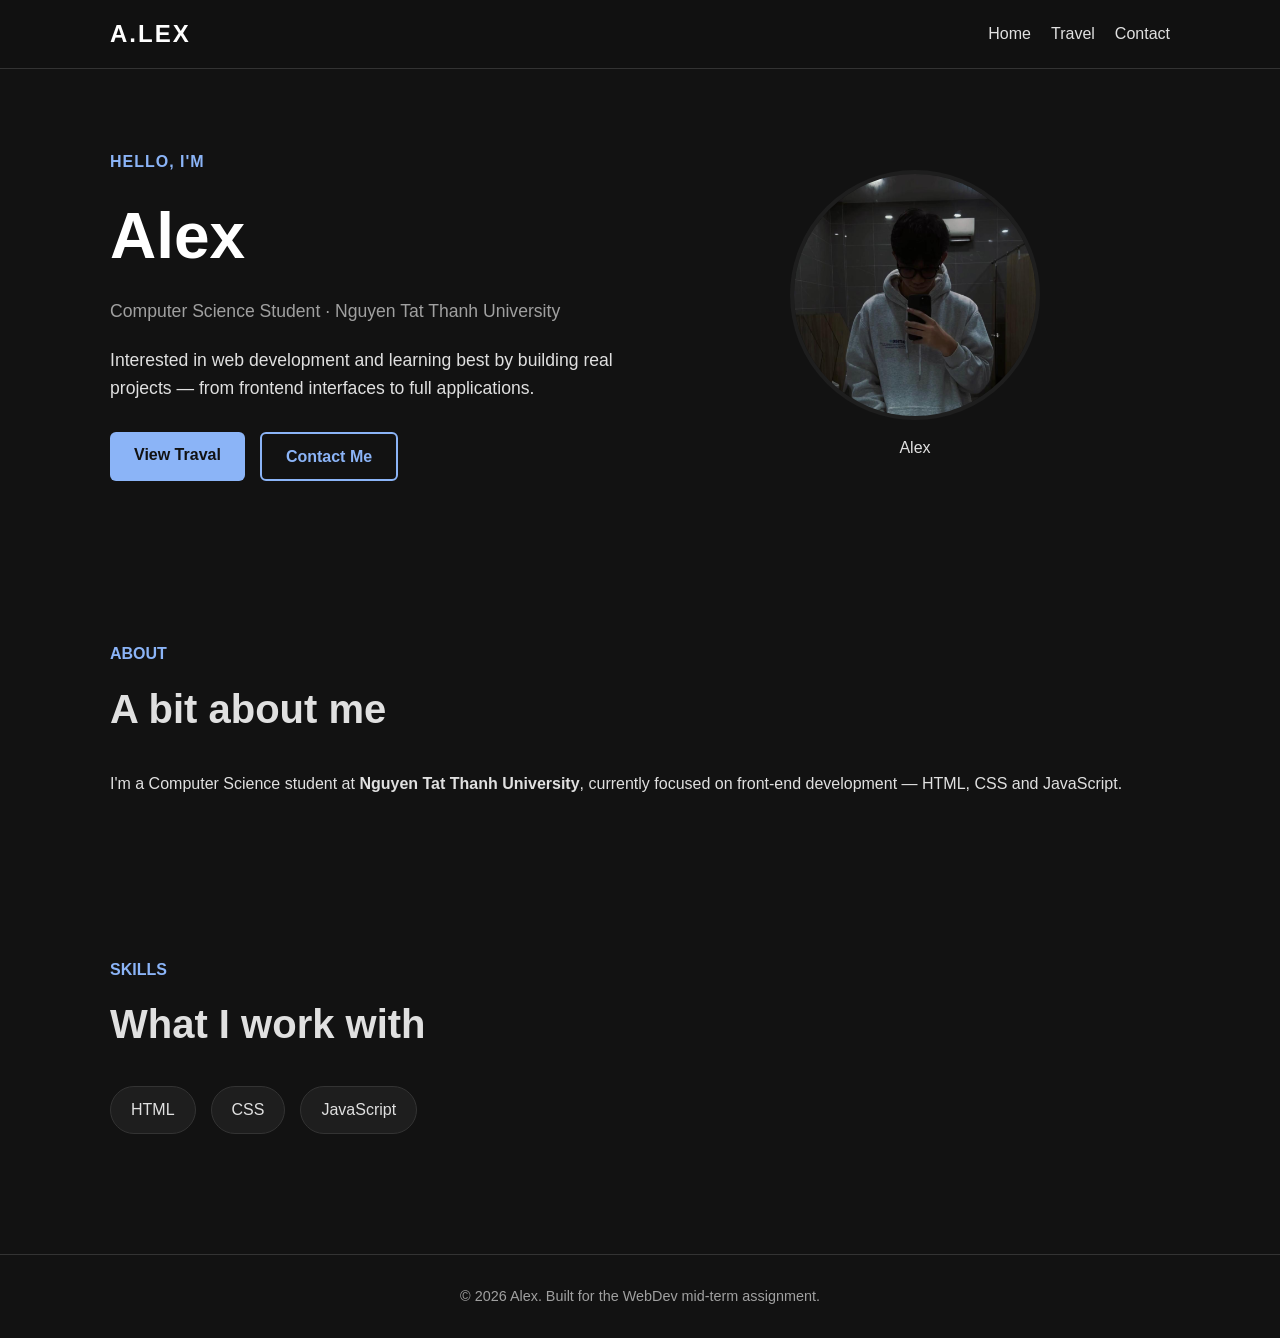
<file: index.html>
<!DOCTYPE html>
<html lang="en">
<head>
  <meta charset="UTF-8" />
  <meta name="viewport" content="width=device-width, initial-scale=1.0" />
  <title>Bai Thi</title>

  <link rel="stylesheet" href="css/style.css" />
</head>
<body>

  <!-- ============ NAVBAR (shared across all 3 pages) ============ -->
  <header class="navbar">
    <div class="container">
      <a href="index.html" class="logo">A.LEX</a>
      <nav>
        <ul class="nav-links">
          <li><a href="index.html">Home</a></li>
          <li><a href="travel.html">Travel</a></li>
          <li><a href="contact.html">Contact</a></li>
        </ul>
      </nav>
      <button class="nav-toggle" aria-label="Toggle menu" aria-expanded="false">&#9776;</button>
    </div>
  </header>

  <!-- ============ HERO ============ -->
  <section class="section">
    <div class="container hero">
      <div class="hero-card reveal">
        <p class="eyebrow">Hello, I'm</p>
        <h1>Alex</h1>
        <p class="hero-role">Computer Science Student &middot; Nguyen Tat Thanh University</p>
        <p class="hero-blurb">
          Interested in web development and learning best by building real
          projects — from frontend interfaces to full applications.
        </p>
        <div class="hero-actions">
          <a href="travel.html" class="btn btn-primary">View Traval</a>
          <a href="contact.html" class="btn btn-outline">Contact Me</a>
        </div>
      </div>

      <div class="hero-portrait reveal">
  <div class="portrait-frame">
    <img src="imp/Phofli.jpeg" alt="Alex">
  </div>
  <p class="portrait-name">Alex</p>
</div>
  </section>

  <!-- ============ ABOUT ============ -->
  <section class="section" id="about">
    <div class="container">
      <p class="section-label">About</p>
      <h2 class="section-title reveal">A bit about me</h2>
      <p class="about-text reveal">
        I'm a Computer Science student at <strong>Nguyen Tat Thanh University</strong>,
        currently focused on front-end development — HTML, CSS and JavaScript.
      </p>
    </div>
  </section>

  <!-- ============ SKILLS ============ -->
  <section class="section" id="skills">
    <div class="container">
      <p class="section-label">Skills</p>
      <h2 class="section-title reveal">What I work with</h2>
      <div class="skills-grid reveal">
        <div class="skill-chip">HTML</div>
        <div class="skill-chip">CSS</div>
        <div class="skill-chip">JavaScript</div>
      </div>
    </div>
  </section>

  <!-- ============ FOOTER (shared across all 3 pages) ============ -->
  <footer class="site-footer">
    <div class="container">
      <p>&copy; 2026 Alex. Built for the WebDev mid-term assignment.</p>
    </div>
  </footer>

  <script src="JS/script.js"></script>
</body>
</html>
</file>
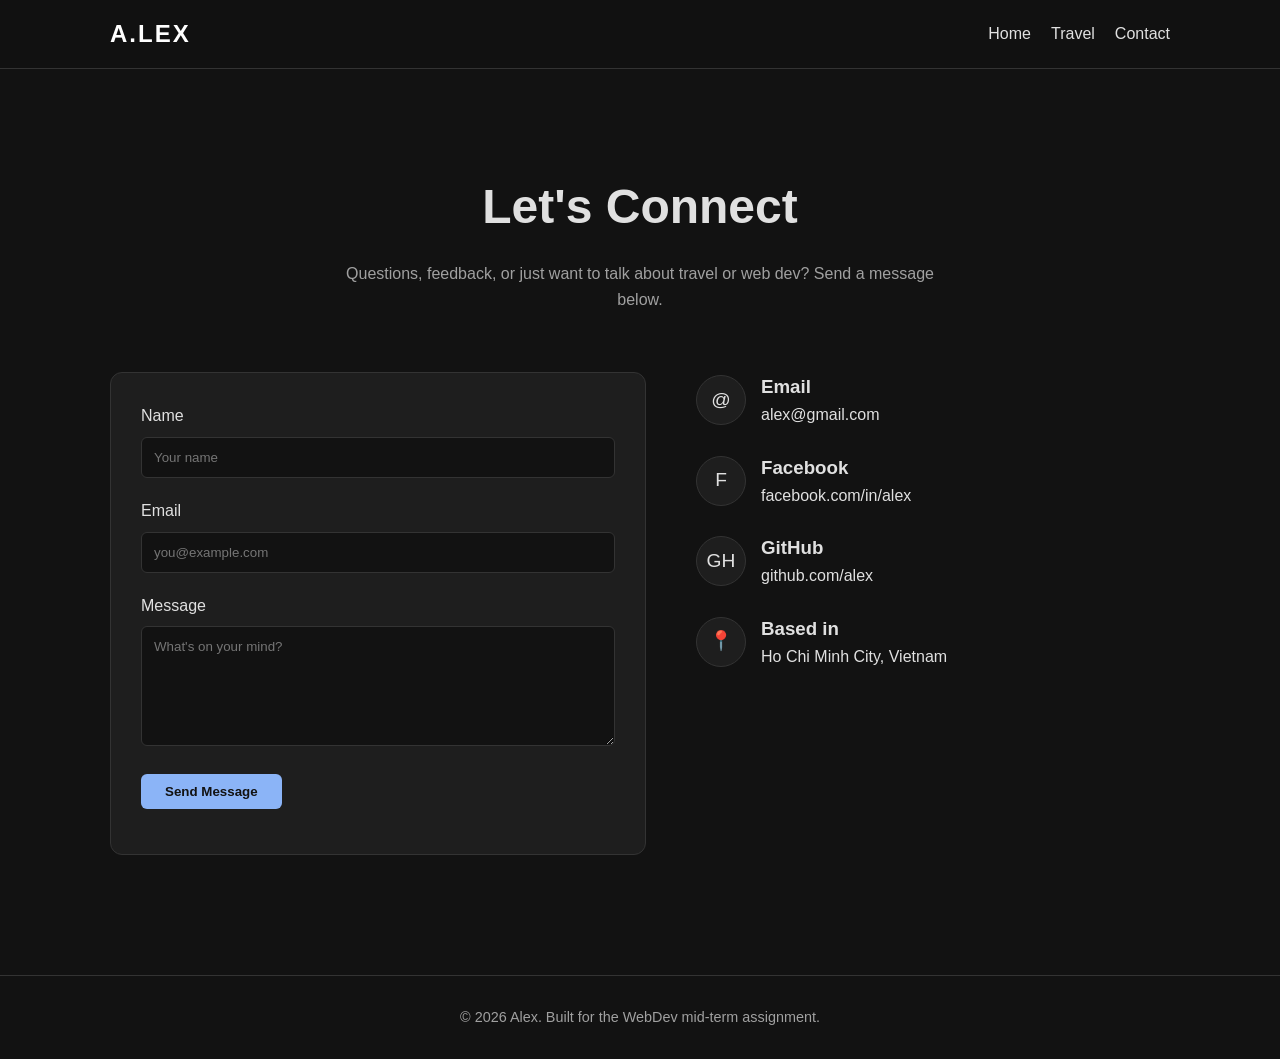
<file: contact.html>
<!DOCTYPE html>
<html lang="en">
<head>
  <meta charset="UTF-8" />
  <meta name="viewport" content="width=device-width, initial-scale=1.0" />
  <title>Contact | Alex</title>
  <link rel="stylesheet" href="css/style.css" />
</head>
<body>

  <!-- ============ NAVBAR ============ -->
  <header class="navbar">
    <div class="container">
      <a href="index.html" class="logo">A.LEX</a>
      <nav>
        <ul class="nav-links">
          <li><a href="index.html">Home</a></li>
          <li><a href="travel.html">Travel</a></li>
          <li><a href="contact.html">Contact</a></li>
        </ul>
      </nav>
      <button class="nav-toggle" aria-label="Toggle menu" aria-expanded="false">&#9776;</button>
    </div>
  </header>

  <!-- ============ PAGE HERO ============ -->
  <section class="page-hero">
    <div class="container">
      <h1 class="reveal">Let's Connect</h1>
      <p class="reveal">Questions, feedback, or just want to talk about travel
        or web dev? Send a message below.</p>
    </div>
  </section>

  <!-- ============ FORM + INFO ============ -->
  <section class="section" style="padding-top:0;">
    <div class="container contact-layout">

      <!-- Client-side validated form (see js/script.js) — no backend,
           so submitting shows a confirmation message instead of sending -->
      <form class="form-card reveal" id="contact-form" novalidate>
        <div class="field">
          <label for="name">Name</label>
          <input type="text" id="name" name="name" placeholder="Your name" />
          <p class="field-error">Please enter your name.</p>
        </div>

        <div class="field">
          <label for="email">Email</label>
          <input type="email" id="email" name="email" placeholder="you@example.com" />
          <p class="field-error">Please enter a valid email address.</p>
        </div>

        <div class="field">
          <label for="message">Message</label>
          <textarea id="message" name="message" placeholder="What's on your mind?"></textarea>
          <p class="field-error">Message should be a little longer.</p>
        </div>

        <button type="submit" class="btn btn-primary">Send Message</button>
        <p class="form-status"></p>
      </form>

      <div class="contact-info reveal">
        <div class="info-card">
          <div class="info-icon">@</div>
          <div>
            <h3>Email</h3>
            <p>alex@gmail.com</p>
          </div>
        </div>
        <div class="info-card">
          <div class="info-icon">F</div>
          <div>
            <h3>Facebook</h3>
            <p>facebook.com/in/alex</p>
          </div>
        </div>
        <div class="info-card">
          <div class="info-icon">GH</div>
          <div>
            <h3>GitHub</h3>
            <p>github.com/alex</p>
          </div>
        </div>
        <div class="info-card">
          <div class="info-icon">&#128205;</div>
          <div>
            <h3>Based in</h3>
            <p>Ho Chi Minh City, Vietnam</p>
          </div>
        </div>
      </div>

    </div>
  </section>

  <!-- ============ FOOTER ============ -->
  <footer class="site-footer">
    <div class="container">
      <p>&copy; 2026 Alex. Built for the WebDev mid-term assignment.</p>
    </div>
  </footer>

  <script src="JS/script.js"></script>
</body>
</html>
</file>
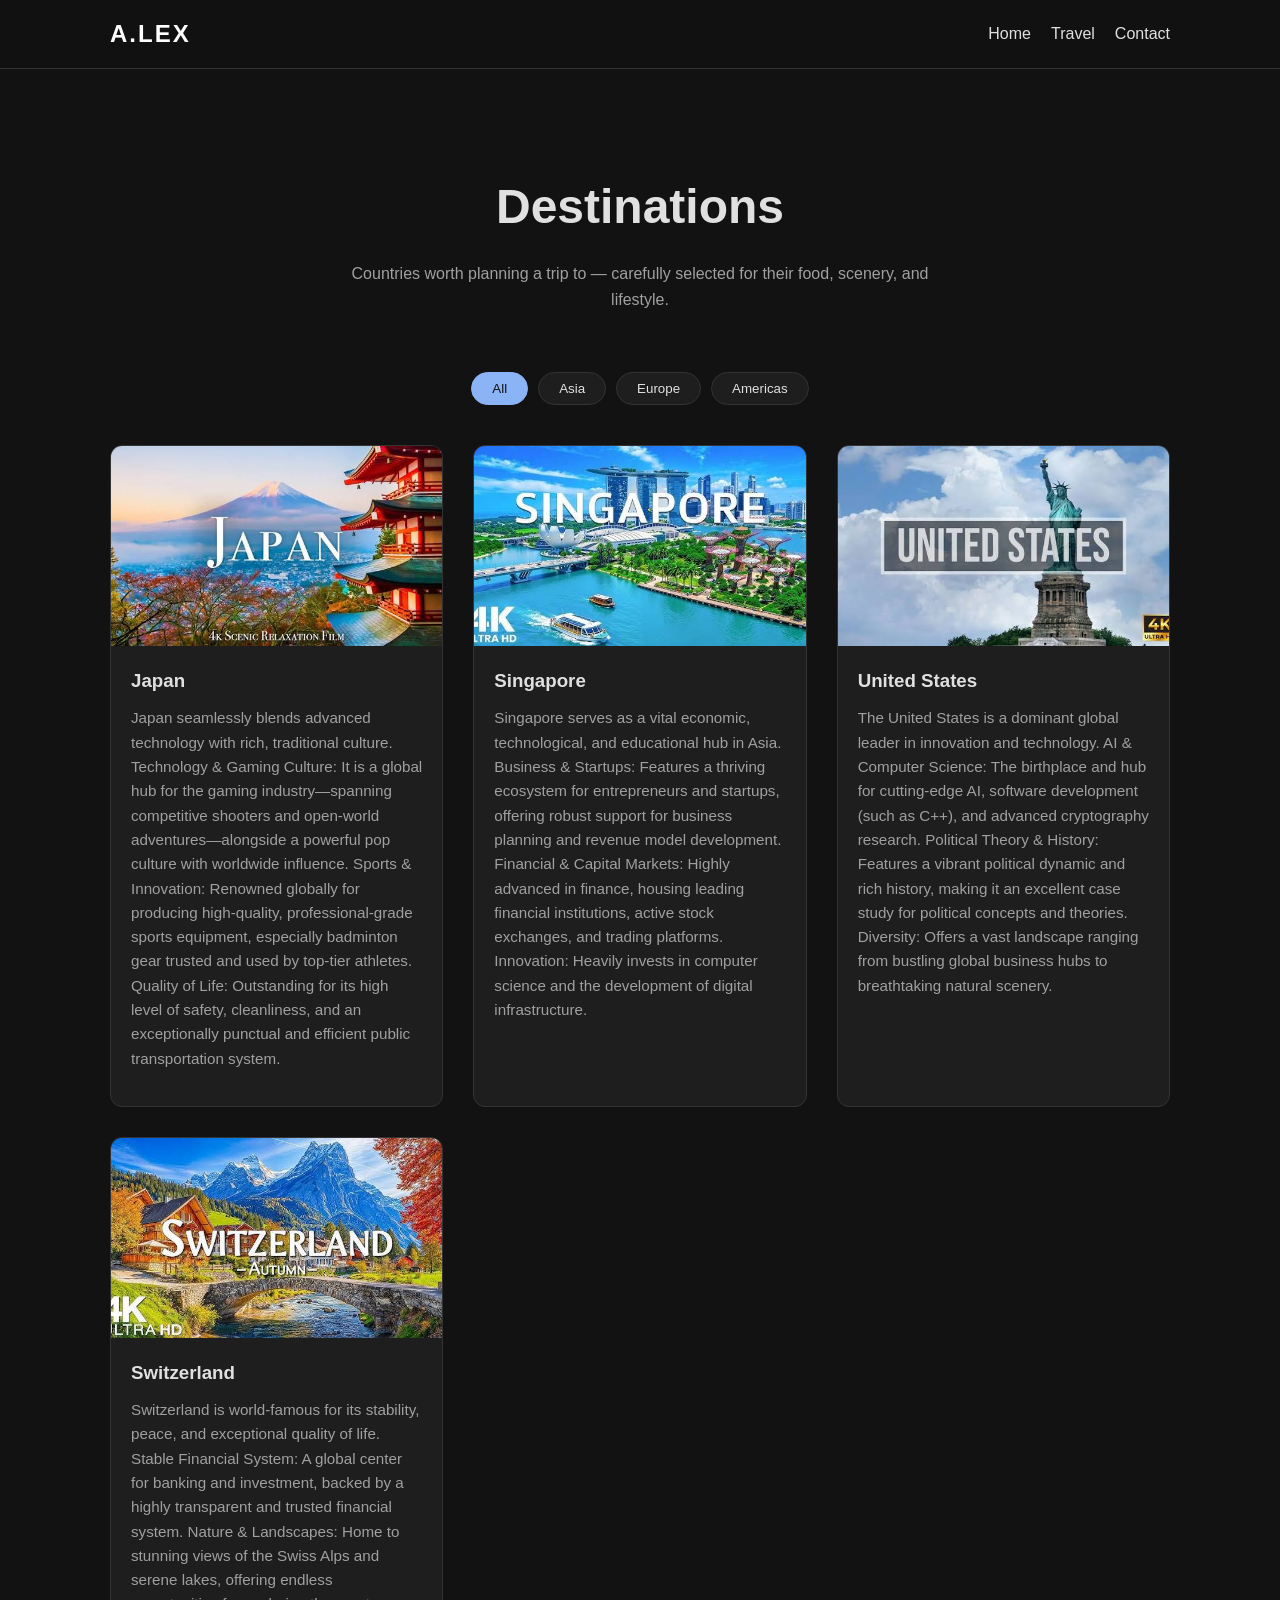
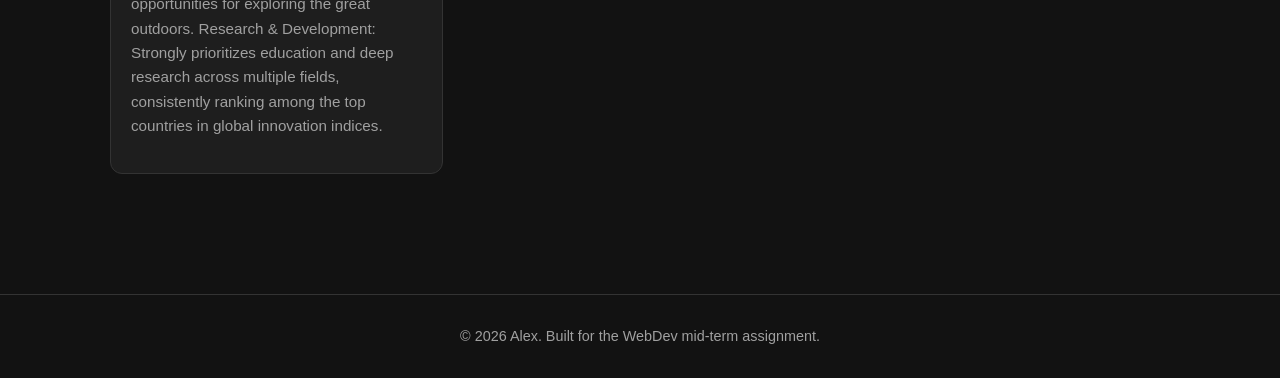
<file: travel.html>
<!DOCTYPE html>
<html lang="en">
<head>
  <meta charset="UTF-8" />
  <meta name="viewport" content="width=device-width, initial-scale=1.0" />
  <title>Travel — Destinations | Alex</title>
  <link rel="stylesheet" href="css/style.css" />
</head>
<body>

  <!-- ============ NAVBAR ============ -->
  <header class="navbar">
    <div class="container">
      <a href="index.html" class="logo">A.LEX</a>
      <nav>
        <ul class="nav-links">
          <li><a href="index.html">Home</a></li>
          <li><a href="travel.html">Travel</a></li>
          <li><a href="contact.html">Contact</a></li>
        </ul>
      </nav>
      <button class="nav-toggle" aria-label="Toggle menu" aria-expanded="false">&#9776;</button>
    </div>
  </header>

  <!-- ============ PAGE HERO ============ -->
  <section class="page-hero">
    <div class="container">
      <h1 class="reveal">Destinations</h1>
      <p class="reveal">Countries worth planning a trip to — carefully 
        selected for their food, scenery, and lifestyle.
      </p>
    </div>
  </section>

  <!-- ============ FILTER + DESTINATION GRID ============ -->
  <section class="section" style="padding-top:0;">
    <div class="container">

      <!-- Filtering by region is a simple, real piece of interactivity —
           not decoration — since the destinations genuinely group that way -->
      <div class="filter-bar reveal">
        <button class="filter-btn active" data-filter="all">All</button>
        <button class="filter-btn" data-filter="central">Asia</button>
        <button class="filter-btn" data-filter="south">Europe</button>
        <button class="filter-btn" data-filter="north">Americas</button>
      </div>

      <div class="project-grid reveal">

<article class="card destination-card" data-region="central">
  <div class="card-media">
    <img src="imp/japan.jpeg" alt="Japan">
  </div>
  <div class="card-body">
    <h3>Japan</h3>
    <p>Japan seamlessly blends advanced technology with rich, traditional culture.

Technology & Gaming Culture: It is a global hub for the gaming industry—spanning competitive shooters and open-world adventures—alongside a powerful pop culture with worldwide influence.

Sports & Innovation: Renowned globally for producing high-quality, professional-grade sports equipment, especially badminton gear trusted and used by top-tier athletes.

Quality of Life: Outstanding for its high level of safety, cleanliness, and an exceptionally punctual and efficient public transportation system.</p>
  </div>
</article>

<article class="card destination-card" data-region="central">
  <div class="card-media">
    <img src="imp\singapore.jpeg" alt="Singapore">
  </div>
  <div class="card-body">
    <h3>Singapore</h3>
    <p>Singapore serves as a vital economic, technological, and educational hub in Asia.

Business & Startups: Features a thriving ecosystem for entrepreneurs and startups, offering robust support for business planning and revenue model development.

Financial & Capital Markets: Highly advanced in finance, housing leading financial institutions, active stock exchanges, and trading platforms.

Innovation: Heavily invests in computer science and the development of digital infrastructure.</p>
  </div>
</article>

<article class="card destination-card" data-region="north">
  <div class="card-media">
    <img src="imp\United States.jpeg" alt="United States">
  </div>
  <div class="card-body">
    <h3>United States</h3>
    <p>The United States is a dominant global leader in innovation and technology.

AI & Computer Science: The birthplace and hub for cutting-edge AI, software development (such as C++), and advanced cryptography research.

Political Theory & History: Features a vibrant political dynamic and rich history, making it an excellent case study for political concepts and theories.

Diversity: Offers a vast landscape ranging from bustling global business hubs to breathtaking natural scenery.</p>
  </div>
</article>

<article class="card destination-card" data-region="south">
  <div class="card-media">
    <img src="imp\Switzerland.jpeg" alt="Switzerland">
  </div>
  <div class="card-body">
    <h3>Switzerland</h3>
    <p>Switzerland is world-famous for its stability, peace, and exceptional quality of life.

Stable Financial System: A global center for banking and investment, backed by a highly transparent and trusted financial system.

Nature & Landscapes: Home to stunning views of the Swiss Alps and serene lakes, offering endless opportunities for exploring the great outdoors.

Research & Development: Strongly prioritizes education and deep research across multiple fields, consistently ranking among the top countries in global innovation indices.</p>
  </div>
</article>

      </div>
    </div>
  </section>

  <!-- ============ FOOTER ============ -->
  <footer class="site-footer">
    <div class="container">
      <p>&copy; 2026 Alex. Built for the WebDev mid-term assignment.</p>
    </div>
  </footer>

  <script src="JS/script.js"></script>
</body>
</html>
</file>
<file: css/style.css>
/* ============ โทนสีและตัวแปรหลัก ============ */
:root {
  --bg-color: #121212;
  --surface-color: #1e1e1e;
  --text-primary: #e0e0e0;
  --text-secondary: #a0a0a0;
  --accent-color: #8bb4f7;
  --accent-hover: #aecbfb;
  --border-color: #333333;
}

/* ============ ตั้งค่าพื้นฐาน ============ */
* {
  box-sizing: border-box;
  margin: 0;
  padding: 0;
}

body {
  font-family: -apple-system, BlinkMacSystemFont, "Segoe UI", Roboto, Helvetica, Arial, sans-serif;
  background-color: var(--bg-color);
  color: var(--text-primary);
  line-height: 1.6;
}

a {
  text-decoration: none;
  color: var(--accent-color);
  transition: color 0.3s ease;
}

a:hover {
  color: var(--accent-hover);
}

.container {
  max-width: 1100px;
  margin: 0 auto;
  padding: 0 20px;
}

/* ============ แถบนำทาง (Navbar) ============ */
.navbar {
  background-color: rgba(18, 18, 18, 0.9);
  backdrop-filter: blur(10px);
  position: sticky;
  top: 0;
  z-index: 100;
  border-bottom: 1px solid var(--border-color);
  padding: 15px 0;
}

.navbar .container {
  display: flex;
  justify-content: space-between;
  align-items: center;
}

.logo {
  font-size: 1.5rem;
  font-weight: bold;
  color: #fff;
  letter-spacing: 2px;
}

.nav-links {
  list-style: none;
  display: flex;
  gap: 20px;
}

.nav-links a {
  color: var(--text-primary);
  font-weight: 500;
}

.nav-links a:hover {
  color: var(--accent-color);
}

.nav-toggle {
  display: none;
  background: none;
  border: none;
  color: #fff;
  font-size: 1.5rem;
  cursor: pointer;
}

/* ============ ส่วนเนื้อหา (Sections) ============ */
.section {
  padding: 80px 0;
}

.page-hero {
  padding: 100px 0 60px;
  text-align: center;
}

.page-hero h1 {
  font-size: 3rem;
  margin-bottom: 15px;
}

.page-hero p {
  color: var(--text-secondary);
  max-width: 600px;
  margin: 0 auto;
}

/* ============ ปุ่ม (Buttons) ============ */
.btn {
  display: inline-block;
  padding: 10px 24px;
  border-radius: 6px;
  font-weight: bold;
  cursor: pointer;
  transition: all 0.3s ease;
  border: none;
}

.btn-primary {
  background-color: var(--accent-color);
  color: #121212;
}

.btn-primary:hover {
  background-color: var(--accent-hover);
  color: #121212;
}

.btn-outline {
  background-color: transparent;
  border: 2px solid var(--accent-color);
  color: var(--accent-color);
}

.btn-outline:hover {
  background-color: var(--accent-color);
  color: #121212;
}

/* ============ หน้าแรก (Home) ============ */
.hero {
  display: flex;
  align-items: center;
  justify-content: space-between;
  gap: 40px;
  flex-wrap: wrap-reverse;
}

.hero-card {
  flex: 1;
  min-width: 300px;
}

.hero-card h1 {
  font-size: 4rem;
  color: #fff;
  margin: 10px 0;
}

.eyebrow {
  color: var(--accent-color);
  font-weight: bold;
  text-transform: uppercase;
  letter-spacing: 1px;
}

.hero-role {
  font-size: 1.1rem;
  color: var(--text-secondary);
  margin-bottom: 20px;
}

.hero-blurb {
  margin-bottom: 30px;
  font-size: 1.1rem;
}

.hero-actions {
  display: flex;
  gap: 15px;
}

.hero-portrait {
  flex: 1;
  display: flex;
  flex-direction: column;
  align-items: center;
  min-width: 300px;
}

.portrait-frame {
  width: 250px;
  height: 250px;
  border-radius: 50%;
  overflow: hidden;
  border: 4px solid var(--surface-color);
  margin-bottom: 15px;
}

.portrait-frame img {
  width: 100%;
  height: 100%;
  object-fit: cover;
}

.section-label {
  color: var(--accent-color);
  font-weight: bold;
  text-transform: uppercase;
  margin-bottom: 10px;
}

.section-title {
  font-size: 2.5rem;
  margin-bottom: 30px;
}

.skills-grid {
  display: flex;
  gap: 15px;
  flex-wrap: wrap;
}

.skill-chip {
  background-color: var(--surface-color);
  padding: 10px 20px;
  border-radius: 30px;
  border: 1px solid var(--border-color);
  font-weight: 500;
}

/* ============ หน้า Travel ============ */
.filter-bar {
  display: flex;
  justify-content: center;
  gap: 10px;
  margin-bottom: 40px;
  flex-wrap: wrap;
}

.filter-btn {
  background-color: var(--surface-color);
  color: var(--text-primary);
  border: 1px solid var(--border-color);
  padding: 8px 20px;
  border-radius: 20px;
  cursor: pointer;
  transition: all 0.3s;
}

.filter-btn:hover, .filter-btn.active {
  background-color: var(--accent-color);
  color: #121212;
  border-color: var(--accent-color);
}

.project-grid {
  display: grid;
  grid-template-columns: repeat(auto-fill, minmax(300px, 1fr));
  gap: 30px;
}

.card {
  background-color: var(--surface-color);
  border-radius: 12px;
  overflow: hidden;
  border: 1px solid var(--border-color);
  transition: transform 0.3s;
}

.card:hover {
  transform: translateY(-5px);
}

.card-media {
  height: 200px;
  overflow: hidden; 
  background-color: #333;
}

.card-media img {
  width: 100%;
  height: 100%;
  object-fit: cover; 
  transition: transform 0.5s ease;
}

.card:hover .card-media img {
  transform: scale(1.1);
}
.card-body {
  padding: 20px;
}

.card-body h3 {
  margin-bottom: 10px;
}

.card-body p {
  color: var(--text-secondary);
  font-size: 0.95rem;
  margin-bottom: 15px;
}

/* ============ หน้า Contact ============ */
.contact-layout {
  display: flex;
  gap: 50px;
  flex-wrap: wrap;
}

.form-card, .contact-info {
  flex: 1;
  min-width: 300px;
}

.form-card {
  background-color: var(--surface-color);
  padding: 30px;
  border-radius: 12px;
  border: 1px solid var(--border-color);
}

.field {
  margin-bottom: 20px;
}

.field label {
  display: block;
  margin-bottom: 8px;
  font-weight: 500;
}

.field input, .field textarea {
  width: 100%;
  padding: 12px;
  background-color: var(--bg-color);
  border: 1px solid var(--border-color);
  color: var(--text-primary);
  border-radius: 6px;
  font-family: inherit;
}

.field input:focus, .field textarea:focus {
  outline: none;
  border-color: var(--accent-color);
}

.field textarea {
  height: 120px;
  resize: vertical;
}

.field-error {
  display: none;
  color: #ff6b6b;
  font-size: 0.85rem;
  margin-top: 5px;
}

.info-card {
  display: flex;
  align-items: center;
  gap: 15px;
  margin-bottom: 25px;
}

.info-icon {
  width: 50px;
  height: 50px;
  background-color: var(--surface-color);
  border-radius: 50%;
  display: flex;
  align-items: center;
  justify-content: center;
  font-size: 1.2rem;
  border: 1px solid var(--border-color);
}

.form-status {
  margin-top: 15px;
  font-weight: bold;
  color: #4cd137;
}

/* ============ ส่วนท้าย (Footer) ============ */
.site-footer {
  text-align: center;
  padding: 30px 0;
  border-top: 1px solid var(--border-color);
  color: var(--text-secondary);
  font-size: 0.9rem;
  margin-top: 40px;
}

/* ============ แอนิเมชันตอนเลื่อนจอ (Scroll Reveal) ============ */
.reveal {
  opacity: 0;
  transform: translateY(30px);
  transition: all 0.8s ease-out;
}

.reveal.active {
  opacity: 1;
  transform: translateY(0);
}

/* ============ มือถือ (Responsive) ============ */
@media (max-width: 768px) {
  .nav-toggle {
    display: block;
  }
  .nav-links {
    position: absolute;
    top: 100%;
    left: 0;
    right: 0;
    background-color: var(--surface-color);
    flex-direction: column;
    padding: 20px;
    text-align: center;
    border-bottom: 1px solid var(--border-color);
    display: none;
  }
  .nav-links.active {
    display: flex;
  }
}
</file>
